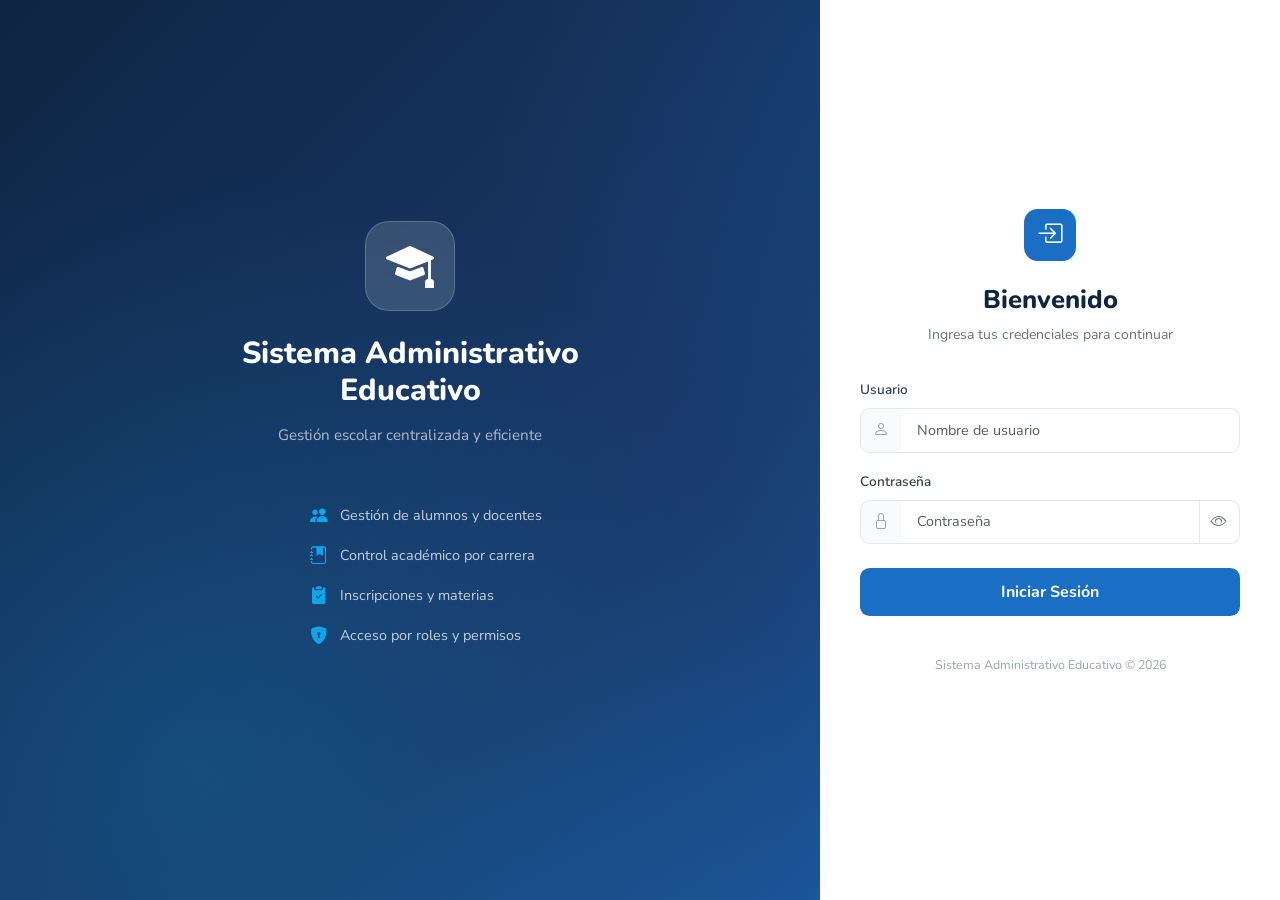
<file: frontend/index.html>
<!DOCTYPE html>
<html lang="es">
<head>
  <meta charset="UTF-8"/>
  <meta name="viewport" content="width=device-width, initial-scale=1.0"/>
  <title>Iniciar Sesión — Sistema Administrativo Educativo</title>

  <!-- Bootstrap Icons -->
  <link rel="stylesheet" href="https://cdn.jsdelivr.net/npm/bootstrap-icons@1.13.1/font/bootstrap-icons.min.css"/>
  <!-- Bootstrap 5 -->
  <link rel="stylesheet" href="https://cdn.jsdelivr.net/npm/bootstrap@5.3.3/dist/css/bootstrap.min.css"/>
  <!-- Nunito Font -->
  <link rel="stylesheet" href="https://fonts.googleapis.com/css2?family=Nunito:wght@400;600;700;800&display=swap"/>

  <style>
    :root {
      --brand-primary: #1a6fc4;
      --brand-dark: #0f2544;
    }
    * { box-sizing: border-box; margin: 0; padding: 0; }
    body { font-family: 'Nunito', sans-serif; }

    .login-wrapper {
      min-height: 100vh;
      display: flex;
      background: linear-gradient(135deg, #0f2544 0%, #1a3a6b 55%, #1a6fc4 100%);
      position: relative;
      overflow: hidden;
    }
    .login-wrapper::before {
      content: '';
      position: absolute; inset: 0;
      background:
        radial-gradient(circle at 15% 85%, rgba(14,165,233,.2) 0%, transparent 45%),
        radial-gradient(circle at 85% 15%, rgba(26,111,196,.25) 0%, transparent 45%);
    }
    /* Panel izquierdo decorativo */
    .login-brand {
      flex: 1;
      display: flex;
      flex-direction: column;
      align-items: center;
      justify-content: center;
      padding: 3rem;
      position: relative;
      z-index: 1;
    }
    .login-brand .brand-icon {
      width: 90px; height: 90px;
      background: rgba(255,255,255,.15);
      backdrop-filter: blur(8px);
      border-radius: 1.5rem;
      display: flex; align-items: center; justify-content: center;
      font-size: 3rem; color: #fff;
      margin-bottom: 1.5rem;
      border: 1px solid rgba(255,255,255,.2);
    }
    .login-brand h1 { color: #fff; font-weight: 800; font-size: 1.9rem; text-align: center; }
    .login-brand p  { color: rgba(255,255,255,.65); margin-top: .5rem; text-align: center; font-size: .95rem; }
    .login-brand .features { list-style: none; margin-top: 2.5rem; }
    .login-brand .features li {
      color: rgba(255,255,255,.75);
      display: flex; align-items: center; gap: .7rem;
      margin-bottom: .85rem; font-size: .9rem;
    }
    .login-brand .features li i { color: #0ea5e9; font-size: 1.1rem; }

    /* Panel derecho con el form */
    .login-form-panel {
      width: 460px;
      background: #fff;
      display: flex;
      flex-direction: column;
      align-items: center;
      justify-content: center;
      padding: 3rem 2.5rem;
      position: relative;
      z-index: 1;
    }
    .login-form-panel .form-logo {
      width: 52px; height: 52px;
      background: var(--brand-primary);
      border-radius: .85rem;
      display: flex; align-items: center; justify-content: center;
      color: #fff; font-size: 1.6rem;
      margin-bottom: 1.5rem;
    }
    .login-form-panel h2 { font-weight: 800; color: var(--brand-dark); font-size: 1.6rem; }
    .login-form-panel .subtitle { color: #6b7280; font-size: .88rem; margin-bottom: 2rem; }

    .form-label { font-weight: 600; font-size: .85rem; color: #374151; }
    .form-control {
      border-radius: .6rem; border: 1.5px solid #e5e7eb;
      padding: .65rem 1rem; font-size: .9rem;
      transition: border-color .2s, box-shadow .2s;
    }
    .form-control:focus {
      border-color: var(--brand-primary);
      box-shadow: 0 0 0 3px rgba(26,111,196,.12);
    }
    .input-group-text {
      background: #f9fafb; border: 1.5px solid #e5e7eb;
      border-radius: .6rem 0 0 .6rem; color: #9ca3af;
    }
    .input-group .form-control { border-radius: 0 .6rem .6rem 0; border-left: 0; }

    .btn-login {
      background: var(--brand-primary);
      color: #fff; border: 0;
      border-radius: .6rem; padding: .75rem; font-size: 1rem; font-weight: 700;
      width: 100%; transition: all .2s;
    }
    .btn-login:hover:not(:disabled) { background: #1558a0; transform: translateY(-1px); box-shadow: 0 4px 12px rgba(26,111,196,.35); }
    .btn-login:disabled { opacity: .7; cursor: not-allowed; }

    .alert-error {
      background: #fef2f2; border: 1px solid #fecaca;
      color: #dc2626; border-radius: .6rem; padding: .75rem 1rem;
      font-size: .87rem; display: none;
    }

    @media (max-width: 768px) {
      .login-brand { display: none; }
      .login-form-panel { width: 100%; padding: 2rem 1.5rem; }
    }
  </style>
</head>
<body>
<div class="login-wrapper">

  <!-- Panel izquierdo -->
  <div class="login-brand">
    <div class="brand-icon"><i class="bi bi-mortarboard-fill"></i></div>
    <h1>Sistema Administrativo<br>Educativo</h1>
    <p>Gestión escolar centralizada y eficiente</p>
    <ul class="features">
      <li><i class="bi bi-people-fill"></i> Gestión de alumnos y docentes</li>
      <li><i class="bi bi-journal-bookmark-fill"></i> Control académico por carrera</li>
      <li><i class="bi bi-clipboard2-check-fill"></i> Inscripciones y materias</li>
      <li><i class="bi bi-shield-lock-fill"></i> Acceso por roles y permisos</li>
    </ul>
  </div>

  <!-- Panel del formulario -->
  <div class="login-form-panel">
    <div class="form-logo"><i class="bi bi-box-arrow-in-right"></i></div>
    <h2>Bienvenido</h2>
    <p class="subtitle">Ingresa tus credenciales para continuar</p>

    <div class="alert-error" id="errorMsg">
      <i class="bi bi-exclamation-circle me-1"></i>
      <span id="errorText"></span>
    </div>

    <form id="loginForm" novalidate style="width:100%">
      <div class="mb-3">
        <label class="form-label">Usuario</label>
        <div class="input-group">
          <span class="input-group-text"><i class="bi bi-person"></i></span>
          <input type="text" class="form-control" id="usuario" name="usuario"
                 placeholder="Nombre de usuario" autocomplete="username" required/>
        </div>
      </div>

      <div class="mb-4">
        <label class="form-label">Contraseña</label>
        <div class="input-group">
          <span class="input-group-text"><i class="bi bi-lock"></i></span>
          <input type="password" class="form-control" id="password" name="password"
                 placeholder="Contraseña" autocomplete="current-password" required/>
          <button type="button" class="btn btn-outline-secondary border-start-0"
                  style="border-radius:0 .6rem .6rem 0;border:1.5px solid #e5e7eb;border-left:0;"
                  onclick="togglePass()">
            <i class="bi bi-eye" id="eyeIcon"></i>
          </button>
        </div>
      </div>

      <button type="submit" class="btn-login" id="btnLogin">
        <span id="btnText">Iniciar Sesión</span>
        <span id="btnSpinner" class="spinner-border spinner-border-sm ms-2" style="display:none;"></span>
      </button>
    </form>

    <p style="margin-top:2.5rem;font-size:.78rem;color:#9ca3af;text-align:center;">
      Sistema Administrativo Educativo &copy; 2026
    </p>
  </div>
</div>

<script>
function togglePass() {
  const inp = document.getElementById('password');
  const icon = document.getElementById('eyeIcon');
  inp.type = inp.type === 'password' ? 'text' : 'password';
  icon.className = inp.type === 'password' ? 'bi bi-eye' : 'bi bi-eye-slash';
}

document.getElementById('loginForm').addEventListener('submit', async (e) => {
  e.preventDefault();
  const usuario  = document.getElementById('usuario').value.trim();
  const password = document.getElementById('password').value;
  const errDiv   = document.getElementById('errorMsg');
  const errText  = document.getElementById('errorText');
  const btnText  = document.getElementById('btnText');
  const spinner  = document.getElementById('btnSpinner');
  const btn      = document.getElementById('btnLogin');

  if (!usuario || !password) {
    errText.textContent = 'Completa todos los campos.';
    errDiv.style.display = 'block';
    return;
  }

  errDiv.style.display = 'none';
  btn.disabled = true;
  btnText.textContent = 'Verificando...';
  spinner.style.display = 'inline-block';

  try {
    const res = await fetch('http://localhost:5000/api/auth/login', {
      method: 'POST',
      headers: { 'Content-Type': 'application/json' },
      body: JSON.stringify({ usuario, password })
    });
    const data = await res.json();

    if (res.ok && data.success) {
      localStorage.setItem('token', data.data.token);
      localStorage.setItem('user', JSON.stringify(data.data.usuario));
      window.location.href = 'pages/dashboard.html';
    } else {
      errText.textContent = data.message || 'Credenciales incorrectas.';
      errDiv.style.display = 'block';
    }
  } catch (err) {
    errText.textContent = 'No se pudo conectar al servidor. ¿Está corriendo el backend?';
    errDiv.style.display = 'block';
  } finally {
    btn.disabled = false;
    btnText.textContent = 'Iniciar Sesión';
    spinner.style.display = 'none';
  }
});

// Si ya hay sesión activa, redirigir
if (localStorage.getItem('token')) {
  window.location.href = 'pages/dashboard.html';
}
</script>
</body>
</html>
</file>
<file: frontend/css/custom.css>
/* ── Variables ─────────────────────────────────────────────────────────────── */
:root {
  --brand-primary:   #1a6fc4;
  --brand-accent:    #0ea5e9;
  --brand-dark:      #0f2544;
  --sidebar-bg:      #0f2544;
  --sidebar-text:    #c8d8ee;
  --sidebar-active:  #1a6fc4;
  --sidebar-hover:   rgba(26,111,196,.18);
  --header-bg:       #ffffff;
  --font-main:       'Nunito', sans-serif;
}

/* ── Base ──────────────────────────────────────────────────────────────────── */
body { font-family: var(--font-main); }

/* ── Login page ────────────────────────────────────────────────────────────── */
.login-wrapper {
  min-height: 100vh;
  display: flex;
  align-items: center;
  justify-content: center;
  background: linear-gradient(135deg, #0f2544 0%, #1a3a6b 55%, #1a6fc4 100%);
  position: relative;
  overflow: hidden;
}
.login-wrapper::before {
  content: '';
  position: absolute;
  inset: 0;
  background-image: radial-gradient(circle at 20% 80%, rgba(14,165,233,.15) 0%, transparent 50%),
                    radial-gradient(circle at 80% 20%, rgba(26,111,196,.2) 0%, transparent 45%);
}
.login-card {
  background: #fff;
  border-radius: 1rem;
  padding: 2.5rem 2.2rem;
  width: 100%;
  max-width: 420px;
  box-shadow: 0 20px 60px rgba(0,0,0,.35);
  position: relative;
  z-index: 1;
}
.login-logo {
  display: flex;
  align-items: center;
  justify-content: center;
  gap: .6rem;
  margin-bottom: 2rem;
}
.login-logo .logo-icon {
  width: 48px; height: 48px;
  background: var(--brand-primary);
  border-radius: .75rem;
  display: flex; align-items: center; justify-content: center;
  color: #fff; font-size: 1.5rem;
}
.login-logo .logo-text { font-size: 1.1rem; font-weight: 700; color: var(--brand-dark); line-height: 1.2; }
.login-logo .logo-sub  { font-size: .75rem; color: #6b7280; font-weight: 400; }

/* ── Sidebar override ──────────────────────────────────────────────────────── */
.app-sidebar { background: var(--sidebar-bg) !important; }
.app-sidebar .sidebar-brand { border-bottom: 1px solid rgba(255,255,255,.08); }
.app-sidebar .brand-text { color: #fff !important; font-weight: 700; font-size: 1rem; }
.app-sidebar .nav-sidebar .nav-link {
  color: var(--sidebar-text) !important;
  border-radius: .5rem;
  margin: .1rem .5rem;
  transition: all .2s;
}
.app-sidebar .nav-sidebar .nav-link:hover { background: var(--sidebar-hover) !important; color: #fff !important; }
.app-sidebar .nav-sidebar .nav-link.active {
  background: var(--sidebar-active) !important;
  color: #fff !important;
}
.app-sidebar .nav-sidebar .nav-link i { color: inherit !important; }
.app-sidebar .sidebar-header { color: rgba(255,255,255,.4); font-size: .7rem; letter-spacing: .08em; text-transform: uppercase; padding: 1rem 1rem .35rem; }

/* ── Header ────────────────────────────────────────────────────────────────── */
.app-header { border-bottom: 1px solid #e5e7eb !important; }

/* ── Content cards ─────────────────────────────────────────────────────────── */
.card { border: 0; box-shadow: 0 1px 6px rgba(0,0,0,.07); border-radius: .75rem; }
.card-header { background: #fff; border-bottom: 1px solid #f0f0f0; border-radius: .75rem .75rem 0 0 !important; }

/* ── Stat cards ────────────────────────────────────────────────────────────── */
.stat-card {
  border-radius: 1rem;
  padding: 1.4rem;
  color: #fff;
  position: relative;
  overflow: hidden;
  transition: transform .2s, box-shadow .2s;
}
.stat-card:hover { transform: translateY(-3px); box-shadow: 0 8px 24px rgba(0,0,0,.18); }
.stat-card::after {
  content: '';
  position: absolute;
  right: -1rem; top: -1rem;
  width: 80px; height: 80px;
  border-radius: 50%;
  background: rgba(255,255,255,.12);
}
.stat-card .stat-icon { font-size: 2rem; opacity: .85; }
.stat-card .stat-value { font-size: 2rem; font-weight: 700; line-height: 1; }
.stat-card .stat-label { font-size: .82rem; opacity: .85; margin-top: .2rem; }
.stat-alumnos  { background: linear-gradient(135deg, #1a6fc4, #0ea5e9); }
.stat-docentes { background: linear-gradient(135deg, #7c3aed, #a78bfa); }
.stat-carreras { background: linear-gradient(135deg, #059669, #34d399); }
.stat-materias { background: linear-gradient(135deg, #d97706, #fbbf24); }

/* ── Tables ────────────────────────────────────────────────────────────────── */
.table th { font-size: .78rem; text-transform: uppercase; letter-spacing: .05em; color: #6b7280; font-weight: 600; border-top: 0; }
.table td { vertical-align: middle; font-size: .9rem; }
.table-hover tbody tr:hover { background: #f8faff; }

/* ── Badge rol ─────────────────────────────────────────────────────────────── */
.badge-rol {
  font-size: .7rem; font-weight: 600; padding: .25em .6em;
  border-radius: .35rem; text-transform: uppercase; letter-spacing: .04em;
}
.badge-ADMINISTRADOR { background: #fee2e2; color: #dc2626; }
.badge-ADMINISTRATIVO { background: #e0f2fe; color: #0369a1; }
.badge-DOCENTE  { background: #f3e8ff; color: #7c3aed; }
.badge-ALUMNO   { background: #dcfce7; color: #16a34a; }

/* ── Modal ─────────────────────────────────────────────────────────────────── */
.modal-header { border-bottom: 1px solid #f0f0f0; }
.modal-footer { border-top: 1px solid #f0f0f0; }

/* ── Empty state ───────────────────────────────────────────────────────────── */
.empty-state { padding: 3rem; text-align: center; color: #9ca3af; }
.empty-state i { font-size: 3rem; margin-bottom: 1rem; display: block; }

/* ── Misc ──────────────────────────────────────────────────────────────────── */
.btn-action { padding: .25rem .55rem; font-size: .8rem; }
.cursor-pointer { cursor: pointer; }
.section-title { font-weight: 700; color: var(--brand-dark); }
</file>
